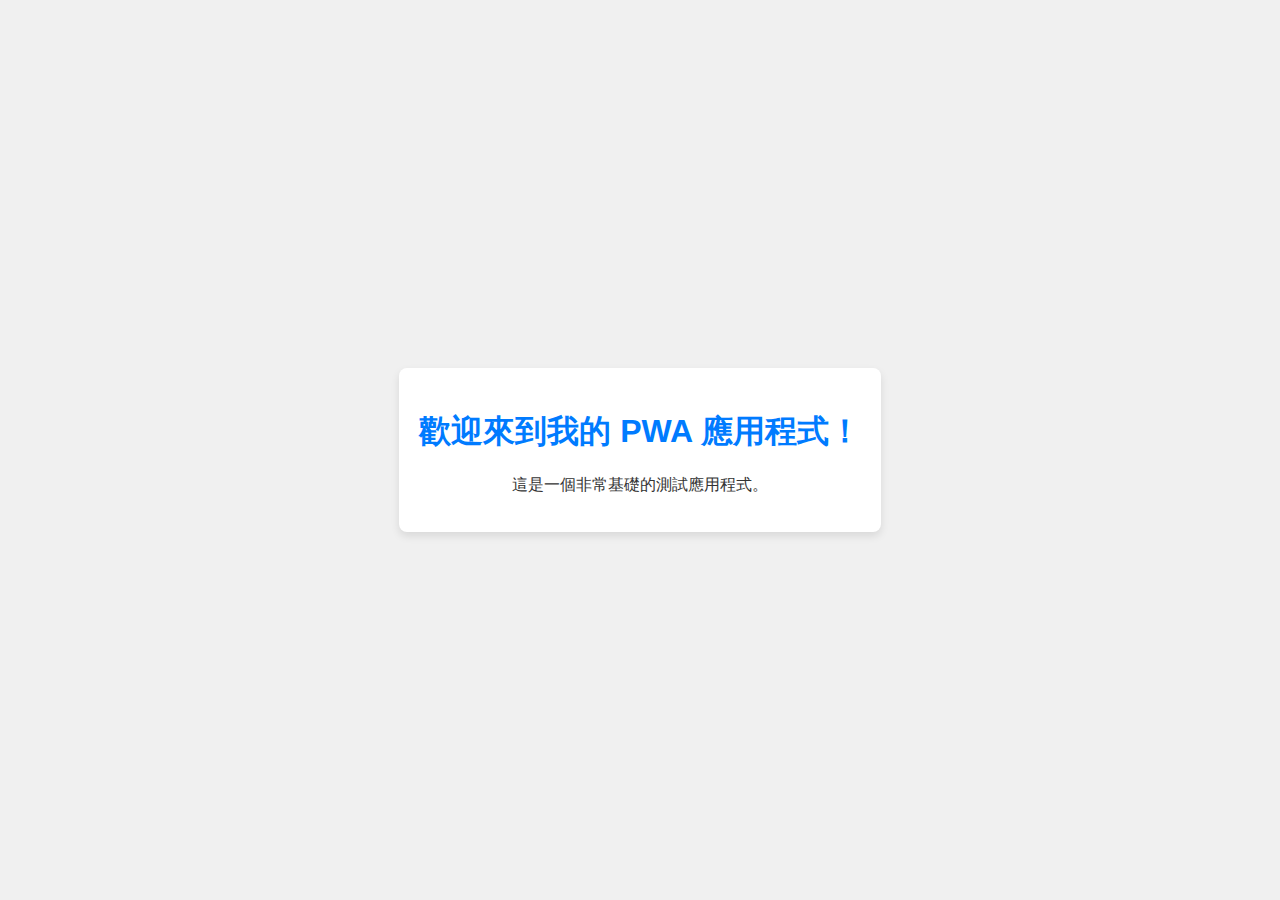
<file: index.html>
<!DOCTYPE html>
<html lang="zh-Hant">
<head>
    <meta charset="UTF-8">
    <meta name="viewport" content="width=device-width, initial-scale=1.0">
    <title>我的 PWA 應用程式</title>
    <link rel="manifest" href="/manifest.json">
    <meta name="theme-color" content="#317EFB"/>
    <style>
        body {
            font-family: sans-serif;
            display: flex;
            justify-content: center;
            align-items: center;
            min-height: 100vh;
            margin: 0;
            background-color: #f0f0f0;
            color: #333;
        }
        .container {
            text-align: center;
            padding: 20px;
            background-color: #fff;
            border-radius: 8px;
            box-shadow: 0 4px 8px rgba(0, 0, 0, 0.1);
        }
        h1 {
            color: #007bff;
        }
        p {
            margin-top: 10px;
        }
    </style>
</head>
<body>
    <div class="container">
        <h1>歡迎來到我的 PWA 應用程式！</h1>
        <p>這是一個非常基礎的測試應用程式。</p>
    </div>

    <script>
        if ('serviceWorker' in navigator) {
            window.addEventListener('load', () => {
                navigator.serviceWorker.register('/service-worker.js')
                    .then(registration => {
                        console.log('Service Worker 註冊成功:', registration);
                    })
                    .catch(error => {
                        console.error('Service Worker 註冊失敗:', error);
                    });
            });
        }
    </script>
</body>
</html>
</file>
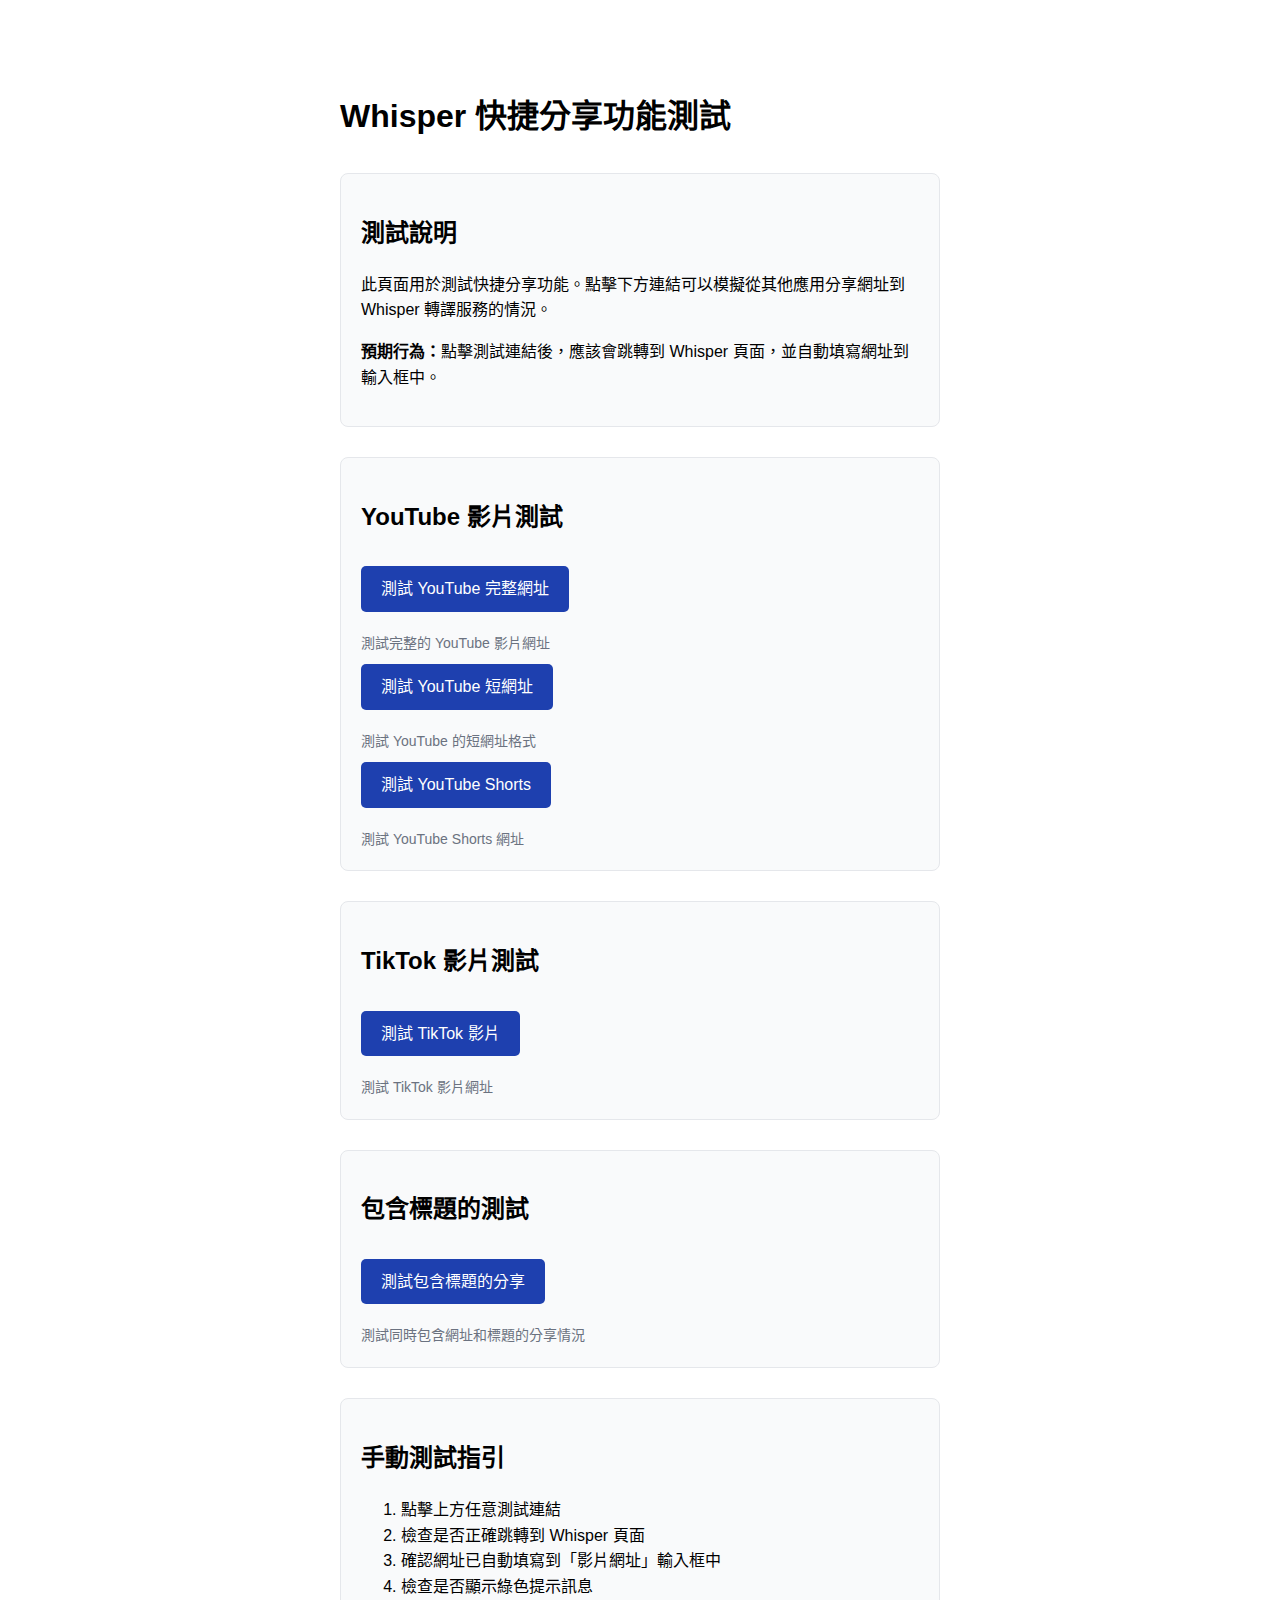
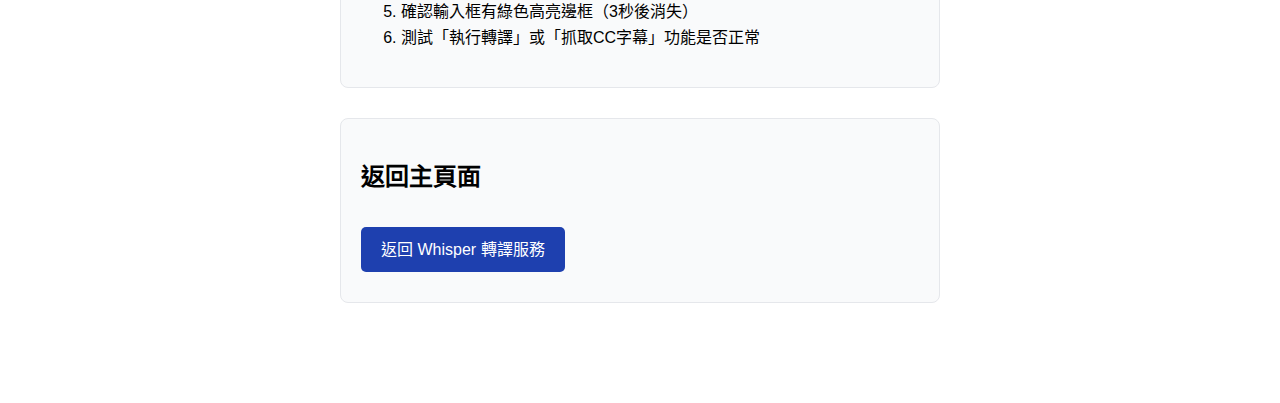
<file: web/test-share.html>
<!DOCTYPE html>
<html lang="zh-TW">
<head>
    <meta charset="UTF-8">
    <meta name="viewport" content="width=device-width, initial-scale=1.0">
    <title>快捷分享功能測試</title>
    <style>
        body {
            font-family: Arial, sans-serif;
            max-width: 600px;
            margin: 50px auto;
            padding: 20px;
            line-height: 1.6;
        }
        .test-link {
            display: inline-block;
            padding: 10px 20px;
            margin: 10px 0;
            background-color: #1e40af;
            color: white;
            text-decoration: none;
            border-radius: 5px;
            transition: background-color 0.3s;
        }
        .test-link:hover {
            background-color: #1d4ed8;
        }
        .section {
            margin: 30px 0;
            padding: 20px;
            border: 1px solid #e5e7eb;
            border-radius: 8px;
            background-color: #f9fafb;
        }
        .note {
            color: #6b7280;
            font-size: 14px;
            margin-top: 10px;
        }
    </style>
</head>
<body>
    <h1>Whisper 快捷分享功能測試</h1>
    
    <div class="section">
        <h2>測試說明</h2>
        <p>此頁面用於測試快捷分享功能。點擊下方連結可以模擬從其他應用分享網址到 Whisper 轉譯服務的情況。</p>
        <p><strong>預期行為：</strong>點擊測試連結後，應該會跳轉到 Whisper 頁面，並自動填寫網址到輸入框中。</p>
    </div>

    <div class="section">
        <h2>YouTube 影片測試</h2>
        <a href="./index.html?shared_url=https://www.youtube.com/watch?v=dQw4w9WgXcQ" class="test-link">
            測試 YouTube 完整網址
        </a>
        <div class="note">測試完整的 YouTube 影片網址</div>
        
        <a href="./index.html?shared_url=https://youtu.be/dQw4w9WgXcQ" class="test-link">
            測試 YouTube 短網址
        </a>
        <div class="note">測試 YouTube 的短網址格式</div>
        
        <a href="./index.html?shared_url=https://www.youtube.com/shorts/abc123" class="test-link">
            測試 YouTube Shorts
        </a>
        <div class="note">測試 YouTube Shorts 網址</div>
    </div>

    <div class="section">
        <h2>TikTok 影片測試</h2>
        <a href="./index.html?shared_url=https://www.tiktok.com/@user/video/1234567890" class="test-link">
            測試 TikTok 影片
        </a>
        <div class="note">測試 TikTok 影片網址</div>
    </div>

    <div class="section">
        <h2>包含標題的測試</h2>
        <a href="./index.html?shared_url=https://www.youtube.com/watch?v=example&shared_title=測試影片標題" class="test-link">
            測試包含標題的分享
        </a>
        <div class="note">測試同時包含網址和標題的分享情況</div>
    </div>

    <div class="section">
        <h2>手動測試指引</h2>
        <ol>
            <li>點擊上方任意測試連結</li>
            <li>檢查是否正確跳轉到 Whisper 頁面</li>
            <li>確認網址已自動填寫到「影片網址」輸入框中</li>
            <li>檢查是否顯示綠色提示訊息</li>
            <li>確認輸入框有綠色高亮邊框（3秒後消失）</li>
            <li>測試「執行轉譯」或「抓取CC字幕」功能是否正常</li>
        </ol>
    </div>

    <div class="section">
        <h2>返回主頁面</h2>
        <a href="./index.html" class="test-link">返回 Whisper 轉譯服務</a>
    </div>

    <script>
        // 在控制台顯示當前頁面信息
        console.log('快捷分享測試頁面已載入');
        console.log('當前位置:', window.location.href);
        
        // 如果 PWA 已安裝，可以測試真實的分享功能
        if (navigator.share) {
            const realShareSection = document.createElement('div');
            realShareSection.className = 'section';
            realShareSection.innerHTML = `
                <h2>真實分享 API 測試</h2>
                <button id="share-test-btn" class="test-link" style="border: none; cursor: pointer;">
                    測試真實分享功能
                </button>
                <div class="note">在支援的瀏覽器中測試原生分享 API</div>
            `;
            document.body.appendChild(realShareSection);
            
            document.getElementById('share-test-btn').addEventListener('click', async () => {
                try {
                    await navigator.share({
                        title: '測試 YouTube 影片',
                        text: '這是一個測試分享',
                        url: 'https://www.youtube.com/watch?v=test123'
                    });
                } catch (err) {
                    console.log('分享被取消或失敗:', err);
                }
            });
        }
    </script>
</body>
</html>
</file>
